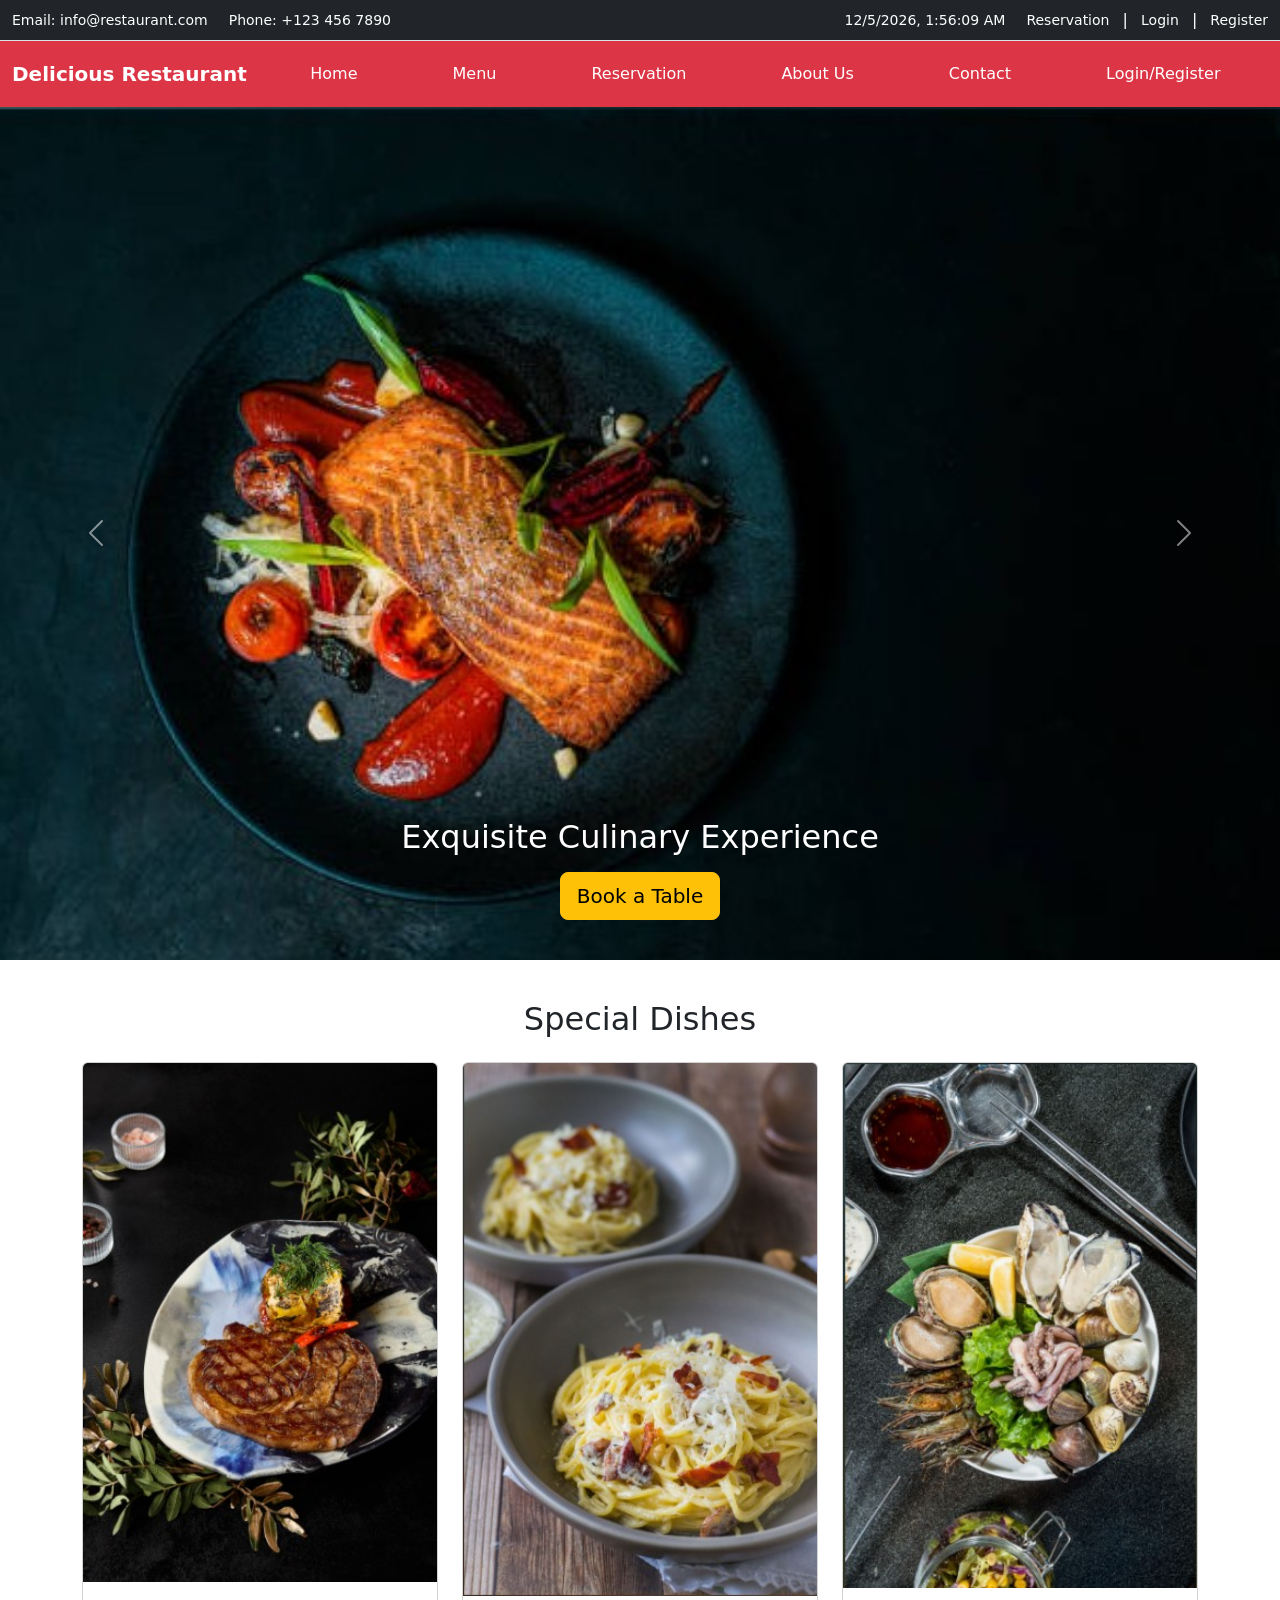
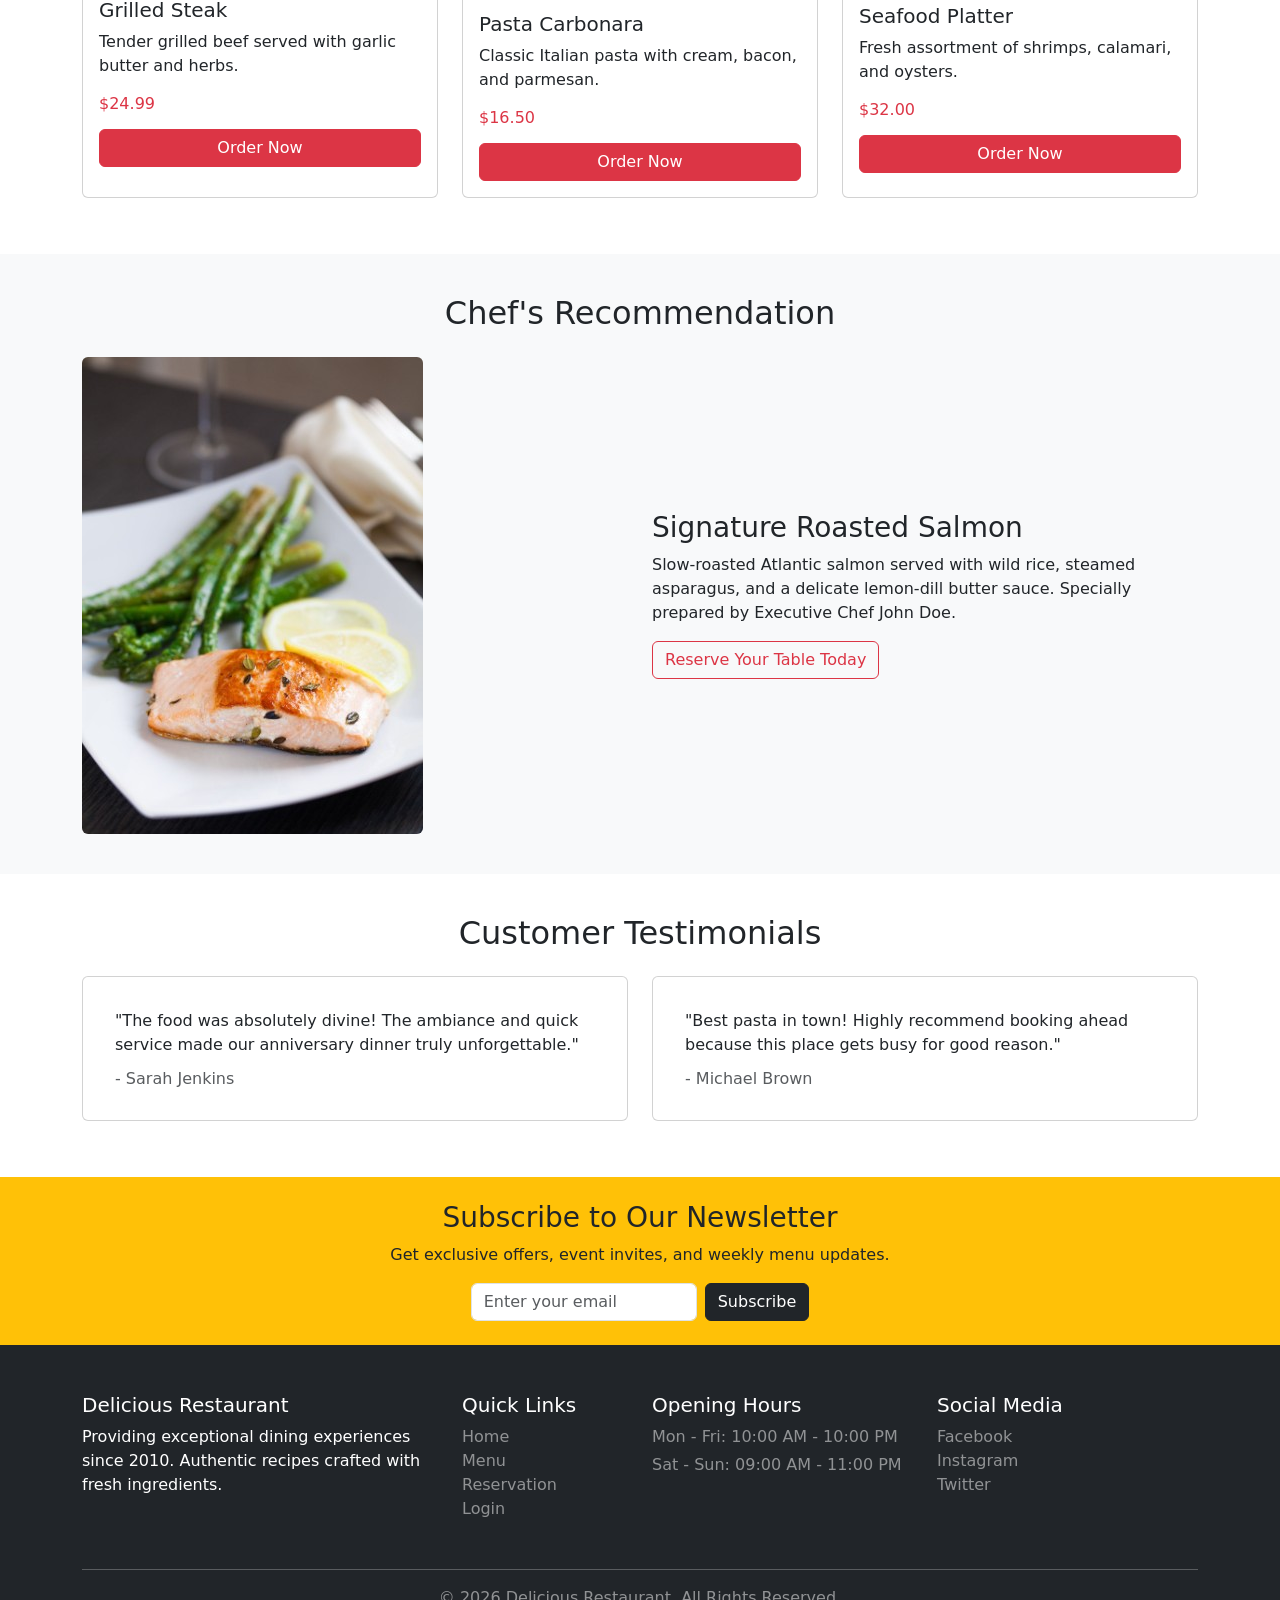
<file: index.html>
<!DOCTYPE html>
<html lang="en">
<head>
    <meta charset="UTF-8">
    <meta name="viewport" content="width=device-width, initial-scale=1.0">
    <title>Restaurant - Home</title>
    <!-- Bootstrap CSS -->
    <link href="https://cdn.jsdelivr.net/npm/bootstrap@5.3.0/dist/css/bootstrap.min.css" rel="stylesheet">
    <!-- Custom CSS -->
    <link rel="stylesheet" href="css/style.css">
</head>
<body>

    <!-- Header Top Section -->
    <div class="bg-dark text-white py-2 border-bottom">
        <div class="container-fluid d-flex justify-content-between align-items-center">
            <div>
                <small class="me-3">Email: info@restaurant.com</small>
                <small>Phone: +123 456 7890</small>
            </div>
            <div>
                <small class="me-3"><span id="current-date-time"></span></small>
                <a href="reservation.html" class="text-white text-decoration-none me-2"><small>Reservation</small></a> |
                <a href="login.html" class="text-white text-decoration-none ms-2 me-2"><small>Login</small></a> |
                <a href="signup.html" class="text-white text-decoration-none ms-2"><small>Register</small></a>
            </div>
        </div>
    </div>

    <!-- Navigation Section -->
    <nav class="navbar navbar-expand-lg navbar-dark bg-danger sticky-top">
        <div class="container-fluid">
            <a class="navbar-brand fw-bold" href="index.html">Delicious Restaurant</a>
            <button class="navbar-toggler" type="button" data-bs-toggle="collapse" data-bs-target="#navbarNav">
                <span class="navbar-toggler-icon"></span>
            </button>
            <div class="collapse navbar-collapse" id="navbarNav">
                <ul class="navbar-nav w-100 justify-content-around">
                    <li class="nav-item"><a class="nav-link text-white active" href="index.html">Home</a></li>
                    <li class="nav-item"><a class="nav-link text-white" href="menu.html">Menu</a></li>
                    <li class="nav-item"><a class="nav-link text-white" href="reservation.html">Reservation</a></li>
                    <li class="nav-item"><a class="nav-link text-white" href="#about">About Us</a></li>
                    <li class="nav-item"><a class="nav-link text-white" href="#contact">Contact</a></li>
                    <li class="nav-item"><a class="nav-link text-white" href="login.html">Login/Register</a></li>
                </ul>
            </div>
        </div>
    </nav>

    <!-- Banner Section Carousel -->
    <div id="heroCarousel" class="carousel slide" data-bs-ride="carousel">
        <div class="carousel-inner">
            <div class="carousel-item active">
                <img src="images/hero-slide-1.jpg" class="d-block w-100" alt="Slide 1">
                <div class="carousel-caption d-none d-md-block">
                    <h2>Exquisite Culinary Experience</h2>
                    <a href="reservation.html" class="btn btn-warning btn-lg mt-2">Book a Table</a>
                </div>
            </div>
            <div class="carousel-item">
                <img src="images/hero-slide-2.jpg" class="d-block w-100" alt="Slide 2">
                <div class="carousel-caption d-none d-md-block">
                    <h2>Fresh & Organic Ingredients</h2>
                    <a href="menu.html" class="btn btn-warning btn-lg mt-2">Explore Menu</a>
                </div>
            </div>
        </div>
        <button class="carousel-control-prev" type="button" data-bs-target="#heroCarousel" data-bs-slide="prev">
            <span class="carousel-control-prev-icon"></span>
        </button>
        <button class="carousel-control-next" type="button" data-bs-target="#heroCarousel" data-bs-slide="next">
            <span class="carousel-control-next-icon"></span>
        </button>
    </div>

    <!-- Special Dishes Section -->
    <section class="container">
        <h2 class="text-center mb-4">Special Dishes</h2>
        <div class="row">
            <div class="col-md-4 mb-3">
                <div class="card h-100">
                    <img src="images/steak.jpg" class="card-img-top" alt="Dish">
                    <div class="card-body">
                        <h5 class="card-title">Grilled Steak</h5>
                        <p class="card-text">Tender grilled beef served with garlic butter and herbs.</p>
                        <h6 class="text-danger">$24.99</h6>
                        <a href="dish-detail.html" class="btn btn-danger w-100 mt-2">Order Now</a>
                    </div>
                </div>
            </div>
            <div class="col-md-4 mb-3">
                <div class="card h-100">
                    <img src="images/pasta.jpg" class="card-img-top" alt="Dish">
                    <div class="card-body">
                        <h5 class="card-title">Pasta Carbonara</h5>
                        <p class="card-text">Classic Italian pasta with cream, bacon, and parmesan.</p>
                        <h6 class="text-danger">$16.50</h6>
                        <a href="dish-detail.html" class="btn btn-danger w-100 mt-2">Order Now</a>
                    </div>
                </div>
            </div>
            <div class="col-md-4 mb-3">
                <div class="card h-100">
                    <img src="images/seafood.jpg" class="card-img-top" alt="Dish">
                    <div class="card-body">
                        <h5 class="card-title">Seafood Platter</h5>
                        <p class="card-text">Fresh assortment of shrimps, calamari, and oysters.</p>
                        <h6 class="text-danger">$32.00</h6>
                        <a href="dish-detail.html" class="btn btn-danger w-100 mt-2">Order Now</a>
                    </div>
                </div>
            </div>
        </div>
    </section>

    <!-- Chef's Recommendation Section -->
    <section class="bg-light">
        <div class="container">
            <h2 class="text-center mb-4">Chef's Recommendation</h2>
            <div class="row align-items-center">
                <div class="col-md-6">
                    <img src="images/chef-special.jpg" class="img-fluid rounded" alt="Chef Special">
                </div>
                <div class="col-md-6">
                    <h3>Signature Roasted Salmon</h3>
                    <p>Slow-roasted Atlantic salmon served with wild rice, steamed asparagus, and a delicate lemon-dill butter sauce. Specially prepared by Executive Chef John Doe.</p>
                    <a href="reservation.html" class="btn btn-outline-danger">Reserve Your Table Today</a>
                </div>
            </div>
        </div>
    </section>

    <!-- Customer Testimonials Section -->
    <section class="container">
        <h2 class="text-center mb-4">Customer Testimonials</h2>
        <div class="row">
            <div class="col-md-6 mb-3">
                <div class="card p-3">
                    <div class="card-body">
                        <p class="card-text">"The food was absolutely divine! The ambiance and quick service made our anniversary dinner truly unforgettable."</p>
                        <h6 class="card-subtitle text-muted">- Sarah Jenkins</h6>
                    </div>
                </div>
            </div>
            <div class="col-md-6 mb-3">
                <div class="card p-3">
                    <div class="card-body">
                        <p class="card-text">"Best pasta in town! Highly recommend booking ahead because this place gets busy for good reason."</p>
                        <h6 class="card-subtitle text-muted">- Michael Brown</h6>
                    </div>
                </div>
            </div>
        </div>
    </section>

    <!-- Newsletter Subscription Section -->
    <section class="bg-warning text-dark py-4">
        <div class="container text-center">
            <h3>Subscribe to Our Newsletter</h3>
            <p>Get exclusive offers, event invites, and weekly menu updates.</p>
            <form class="row g-2 justify-content-center">
                <div class="col-auto">
                    <input type="email" class="form-control" placeholder="Enter your email" required>
                </div>
                <div class="col-auto">
                    <button type="submit" class="btn btn-dark">Subscribe</button>
                </div>
            </form>
        </div>
    </section>

    <!-- Big Footer Section -->
    <footer class="bg-dark text-white pt-5 pb-3" id="contact">
        <div class="container">
            <div class="row">
                <div class="col-md-4 mb-3" id="about">
                    <h5>Delicious Restaurant</h5>
                    <p>Providing exceptional dining experiences since 2010. Authentic recipes crafted with fresh ingredients.</p>
                </div>
                <div class="col-md-2 mb-3">
                    <h5>Quick Links</h5>
                    <ul class="list-unstyled">
                        <li><a href="index.html" class="text-white-50 text-decoration-none">Home</a></li>
                        <li><a href="menu.html" class="text-white-50 text-decoration-none">Menu</a></li>
                        <li><a href="reservation.html" class="text-white-50 text-decoration-none">Reservation</a></li>
                        <li><a href="login.html" class="text-white-50 text-decoration-none">Login</a></li>
                    </ul>
                </div>
                <div class="col-md-3 mb-3">
                    <h5>Opening Hours</h5>
                    <p class="text-white-50 mb-1">Mon - Fri: 10:00 AM - 10:00 PM</p>
                    <p class="text-white-50">Sat - Sun: 09:00 AM - 11:00 PM</p>
                </div>
                <div class="col-md-3 mb-3">
                    <h5>Social Media</h5>
                    <a href="#" class="text-white-50 text-decoration-none d-block">Facebook</a>
                    <a href="#" class="text-white-50 text-decoration-none d-block">Instagram</a>
                    <a href="#" class="text-white-50 text-decoration-none d-block">Twitter</a>
                </div>
            </div>
            <hr class="bg-secondary">
            <p class="text-center text-white-50 mb-0">&copy; 2026 Delicious Restaurant. All Rights Reserved.</p>
        </div>
    </footer>

    <!-- jQuery & Bootstrap JS Bundle -->
    <script src="https://code.jquery.com/jquery-3.6.0.min.js"></script>
    <script src="https://cdn.jsdelivr.net/npm/bootstrap@5.3.0/dist/js/bootstrap.bundle.min.js"></script>
    <script src="js/main.js"></script>
</body>
</html>
</file>
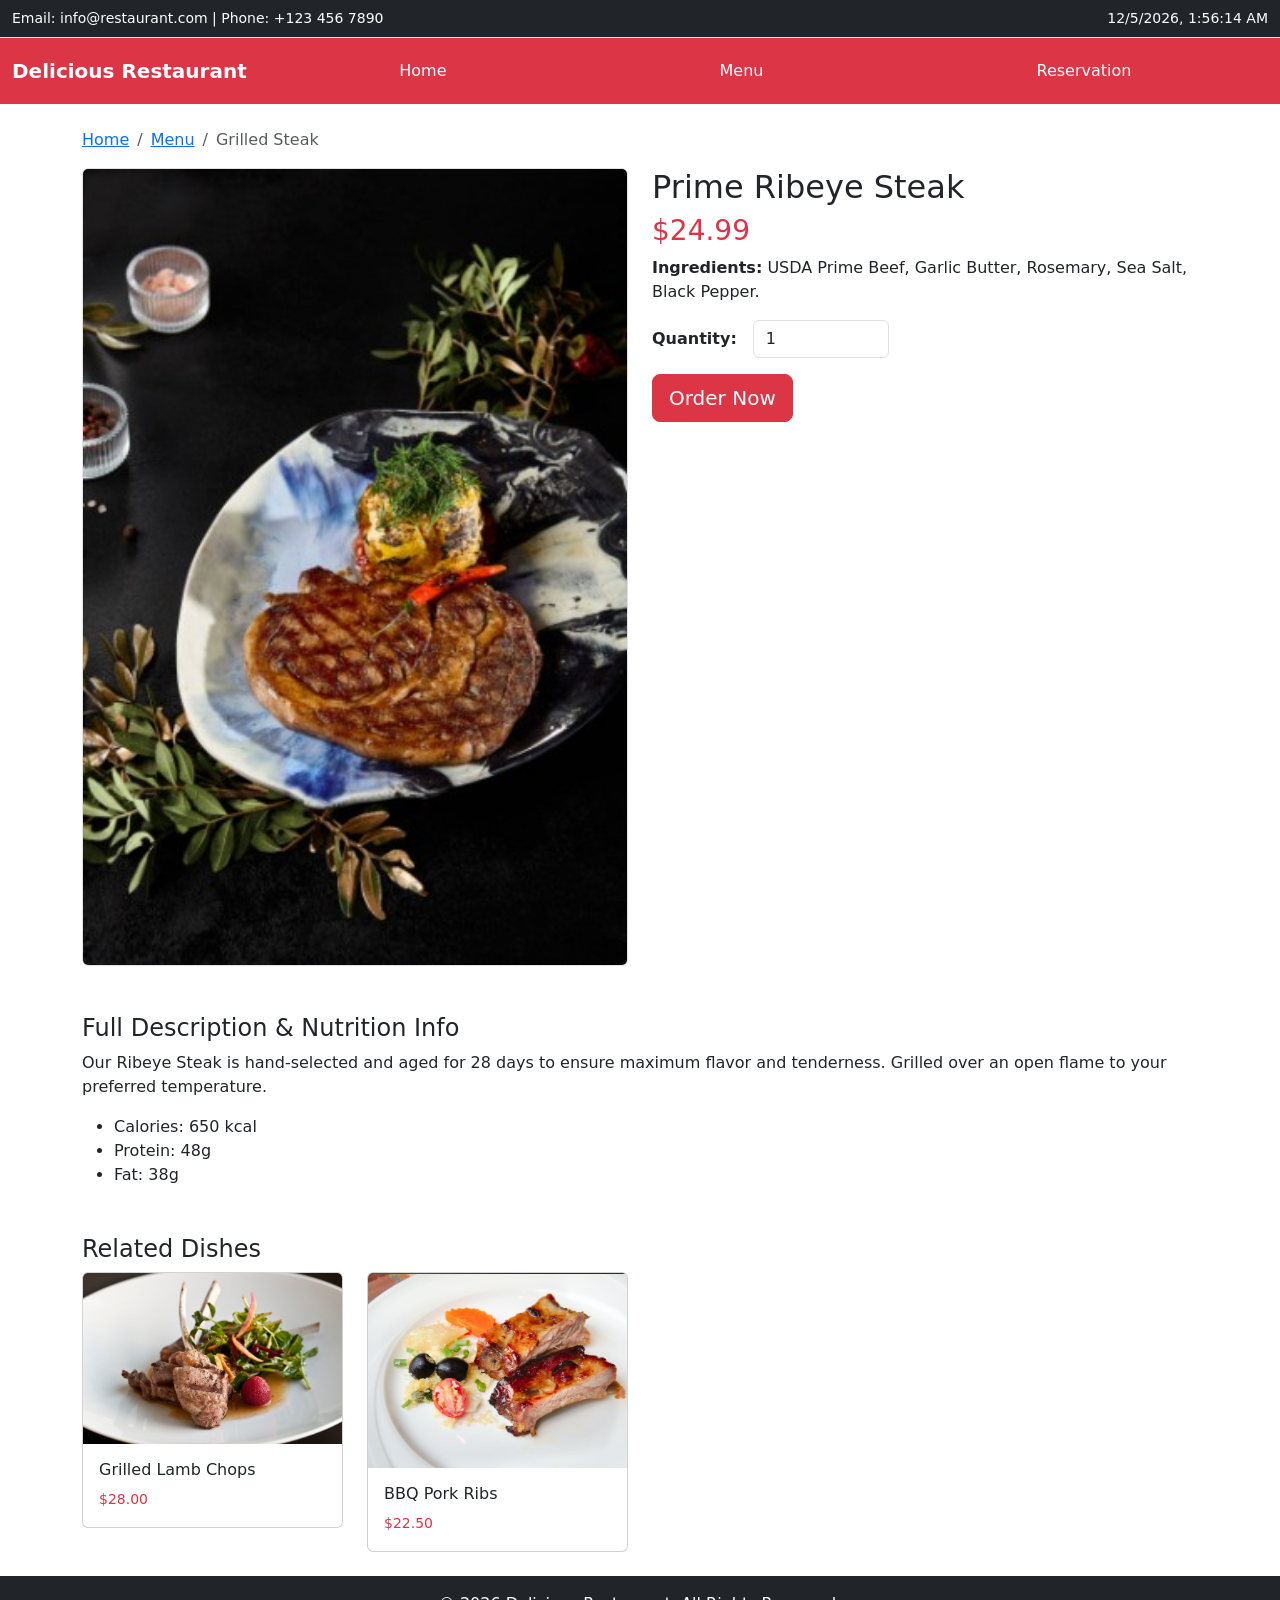
<file: dish-detail.html>
<!DOCTYPE html>
<html lang="en">
<head>
    <meta charset="UTF-8">
    <meta name="viewport" content="width=device-width, initial-scale=1.0">
    <title>Restaurant - Dish Detail</title>
    <link href="https://cdn.jsdelivr.net/npm/bootstrap@5.3.0/dist/css/bootstrap.min.css" rel="stylesheet">
    <link rel="stylesheet" href="css/style.css">
</head>
<body>
    <div class="bg-dark text-white py-2 border-bottom">
        <div class="container-fluid d-flex justify-content-between">
            <small>Email: info@restaurant.com | Phone: +123 456 7890</small>
            <small><span id="current-date-time"></span></small>
        </div>
    </div>
    <nav class="navbar navbar-expand-lg navbar-dark bg-danger sticky-top">
        <div class="container-fluid">
            <a class="navbar-brand fw-bold" href="index.html">Delicious Restaurant</a>
            <div class="collapse navbar-collapse" id="navbarNav">
                <ul class="navbar-nav w-100 justify-content-around">
                    <li class="nav-item"><a class="nav-link text-white" href="index.html">Home</a></li>
                    <li class="nav-item"><a class="nav-link text-white" href="menu.html">Menu</a></li>
                    <li class="nav-item"><a class="nav-link text-white" href="reservation.html">Reservation</a></li>
                </ul>
            </div>
        </div>
    </nav>

    <div class="container my-4">
        <!-- Breadcrumb Section -->
        <nav aria-label="breadcrumb">
            <ol class="breadcrumb">
                <li class="breadcrumb-item"><a href="index.html">Home</a></li>
                <li class="breadcrumb-item"><a href="menu.html">Menu</a></li>
                <li class="breadcrumb-item active" aria-current="page">Grilled Steak</li>
            </ol>
        </nav>

        <div class="row">
            <!-- Left Panel: Dish Image Zoom Section -->
            <div class="col-md-6">
                <div class="zoom-container border rounded">
                    <img src="images/steak.jpg" id="zoom-img" class="img-fluid" alt="Zoom Dish">
                </div>
            </div>

            <!-- Right Panel: Dish Information -->
            <div class="col-md-6">
                <h2>Prime Ribeye Steak</h2>
                <h3 class="text-danger">$24.99</h3>
                <p><strong>Ingredients:</strong> USDA Prime Beef, Garlic Butter, Rosemary, Sea Salt, Black Pepper.</p>
                <div class="mb-3 d-flex align-items-center">
                    <label class="me-3"><strong>Quantity:</strong></label>
                    <input type="number" class="form-control w-25" value="1" min="1">
                </div>
                <button class="btn btn-danger btn-lg">Order Now</button>
            </div>
        </div>

        <!-- Dish Detail Section -->
        <div class="mt-5">
            <h4>Full Description & Nutrition Info</h4>
            <p>Our Ribeye Steak is hand-selected and aged for 28 days to ensure maximum flavor and tenderness. Grilled over an open flame to your preferred temperature.</p>
            <ul>
                <li>Calories: 650 kcal</li>
                <li>Protein: 48g</li>
                <li>Fat: 38g</li>
            </ul>
        </div>

        <!-- Related Dishes Section -->
        <div class="mt-5">
            <h4>Related Dishes</h4>
            <div class="row">
                <div class="col-md-3">
                    <div class="card">
                        <img src="images/lamb.jpg" class="card-img-top" alt="Related">
                        <div class="card-body">
                            <h6>Grilled Lamb Chops</h6>
                            <small class="text-danger">$28.00</small>
                        </div>
                    </div>
                </div>
                <div class="col-md-3">
                    <div class="card">
                        <img src="images/ribs.jpg" class="card-img-top" alt="Related">
                        <div class="card-body">
                            <h6>BBQ Pork Ribs</h6>
                            <small class="text-danger">$22.50</small>
                        </div>
                    </div>
                </div>
            </div>
        </div>
    </div>

    <footer class="bg-dark text-white text-center py-3">
        <p class="mb-0">&copy; 2026 Delicious Restaurant. All Rights Reserved.</p>
    </footer>

    <script src="https://code.jquery.com/jquery-3.6.0.min.js"></script>
    <script src="https://cdn.jsdelivr.net/npm/bootstrap@5.3.0/dist/js/bootstrap.bundle.min.js"></script>
    <script src="js/main.js"></script>
</body>
</html>
</file>
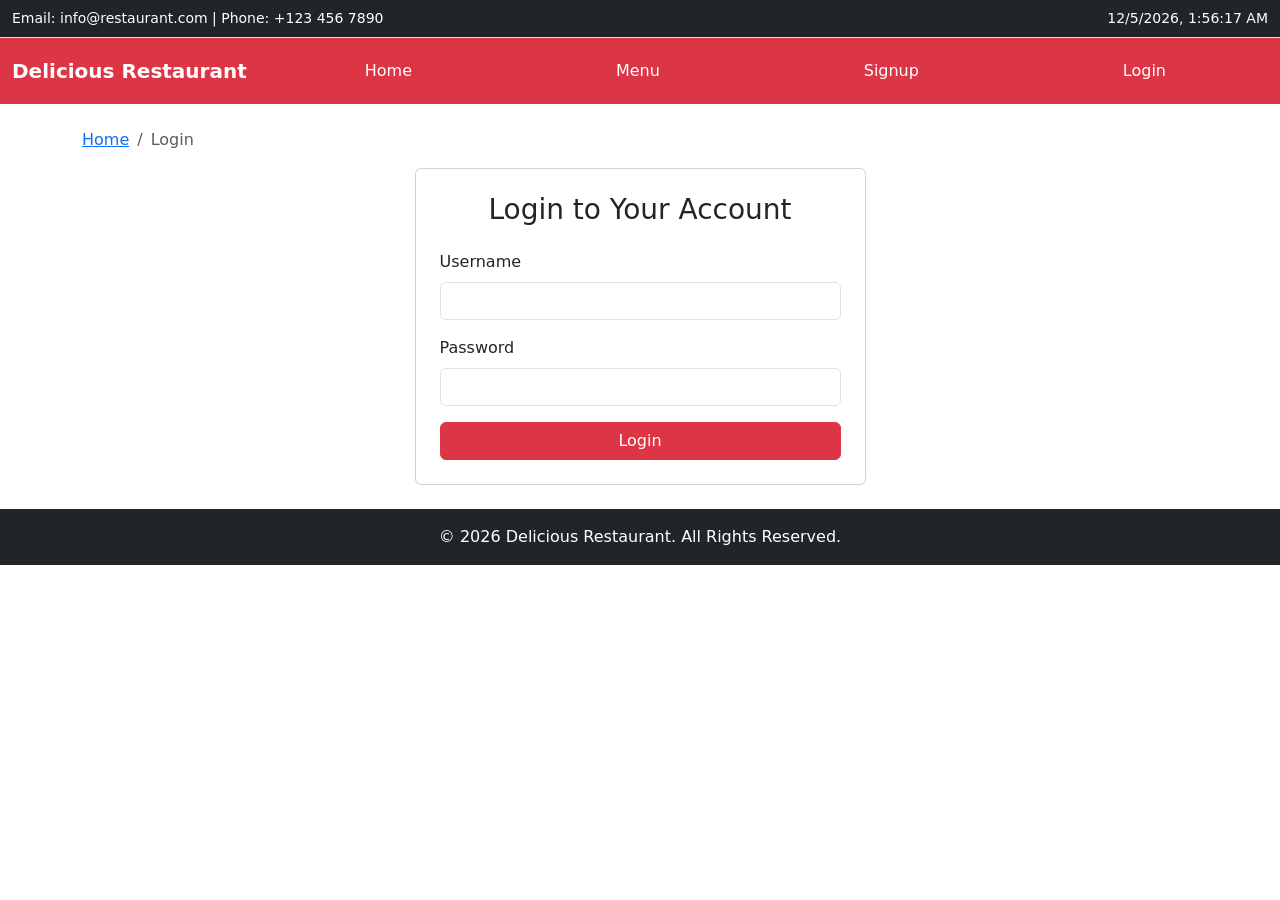
<file: login.html>
<!DOCTYPE html>
<html lang="en">
<head>
    <meta charset="UTF-8">
    <meta name="viewport" content="width=device-width, initial-scale=1.0">
    <title>Restaurant - Login</title>
    <link href="https://cdn.jsdelivr.net/npm/bootstrap@5.3.0/dist/css/bootstrap.min.css" rel="stylesheet">
    <link rel="stylesheet" href="css/style.css">
</head>
<body>
    <div class="bg-dark text-white py-2 border-bottom">
        <div class="container-fluid d-flex justify-content-between">
            <small>Email: info@restaurant.com | Phone: +123 456 7890</small>
            <small><span id="current-date-time"></span></small>
        </div>
    </div>
    <nav class="navbar navbar-expand-lg navbar-dark bg-danger sticky-top">
        <div class="container-fluid">
            <a class="navbar-brand fw-bold" href="index.html">Delicious Restaurant</a>
            <div class="collapse navbar-collapse" id="navbarNav">
                <ul class="navbar-nav w-100 justify-content-around">
                    <li class="nav-item"><a class="nav-link text-white" href="index.html">Home</a></li>
                    <li class="nav-item"><a class="nav-link text-white" href="menu.html">Menu</a></li>
                    <li class="nav-item"><a class="nav-link text-white" href="signup.html">Signup</a></li>
                    <li class="nav-item"><a class="nav-link text-white active" href="login.html">Login</a></li>
                </ul>
            </div>
        </div>
    </nav>

    <div class="container my-4">
        <!-- Breadcrumb Section -->
        <nav aria-label="breadcrumb">
            <ol class="breadcrumb">
                <li class="breadcrumb-item"><a href="index.html">Home</a></li>
                <li class="breadcrumb-item active" aria-current="page">Login</li>
            </ol>
        </nav>

        <!-- Login Form Section -->
        <div class="row justify-content-center">
            <div class="col-md-5">
                <div class="card p-4">
                    <h3 class="mb-4 text-center">Login to Your Account</h3>
                    <form onsubmit="return handleLoginSubmit(event)">
                        <div class="mb-3">
                            <label class="form-label">Username</label>
                            <input type="text" class="form-control" required>
                        </div>
                        <div class="mb-3">
                            <label class="form-label">Password</label>
                            <input type="password" class="form-control" required>
                        </div>
                        <button type="submit" class="btn btn-danger w-100">Login</button>
                    </form>
                </div>
            </div>
        </div>
    </div>

    <footer class="bg-dark text-white text-center py-3">
        <p class="mb-0">&copy; 2026 Delicious Restaurant. All Rights Reserved.</p>
    </footer>

    <script src="https://code.jquery.com/jquery-3.6.0.min.js"></script>
    <script src="https://cdn.jsdelivr.net/npm/bootstrap@5.3.0/dist/js/bootstrap.bundle.min.js"></script>
    <script src="js/main.js"></script>
</body>
</html>
</file>
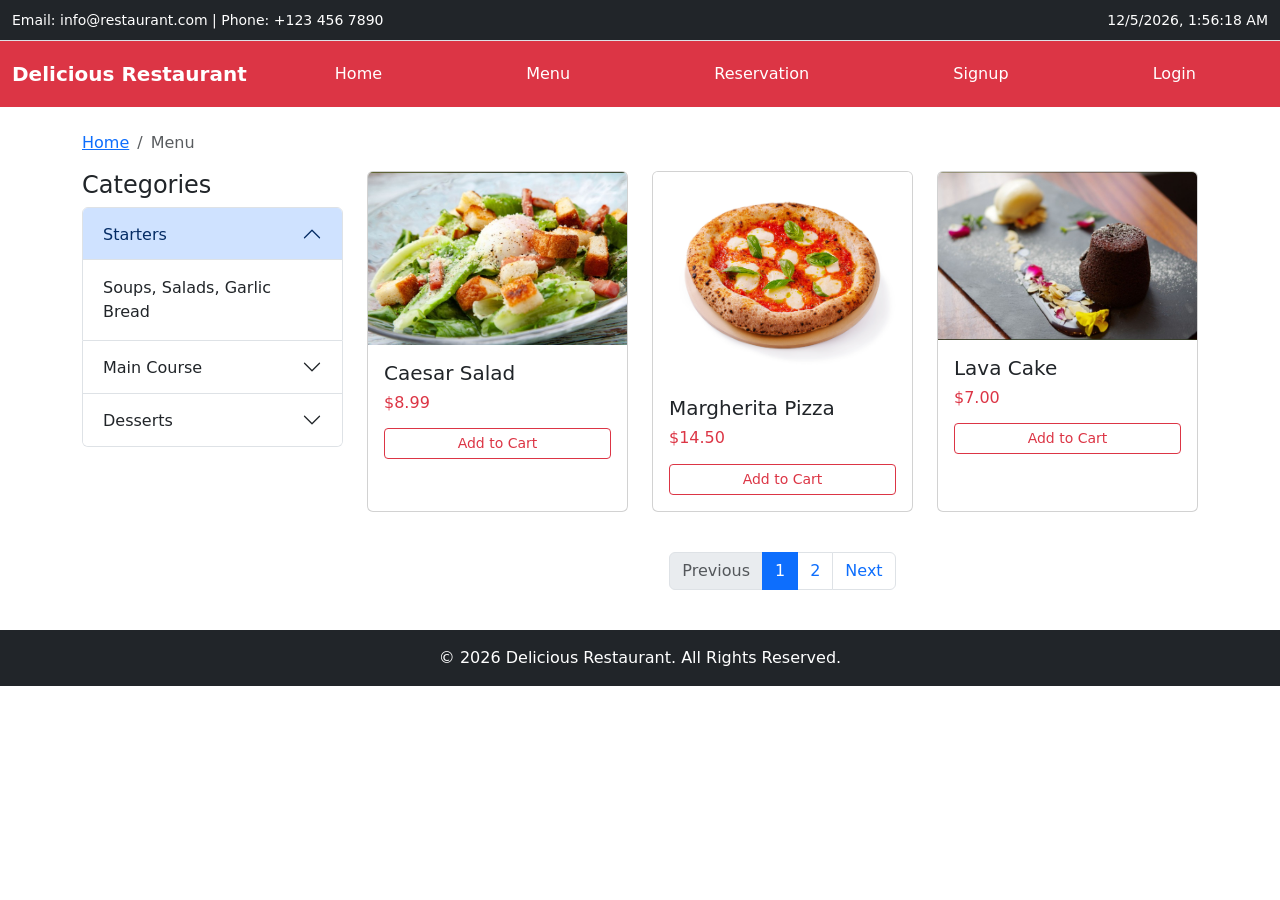
<file: menu.html>
<!DOCTYPE html>
<html lang="en">
<head>
    <meta charset="UTF-8">
    <meta name="viewport" content="width=device-width, initial-scale=1.0">
    <title>Restaurant - Menu</title>
    <link href="https://cdn.jsdelivr.net/npm/bootstrap@5.3.0/dist/css/bootstrap.min.css" rel="stylesheet">
    <link rel="stylesheet" href="css/style.css">
</head>
<body>
    <!-- Top Header & Navigation -->
    <div class="bg-dark text-white py-2 border-bottom">
        <div class="container-fluid d-flex justify-content-between align-items-center">
            <div><small>Email: info@restaurant.com | Phone: +123 456 7890</small></div>
            <div><small><span id="current-date-time"></span></small></div>
        </div>
    </div>
    <nav class="navbar navbar-expand-lg navbar-dark bg-danger sticky-top">
        <div class="container-fluid">
            <a class="navbar-brand fw-bold" href="index.html">Delicious Restaurant</a>
            <div class="collapse navbar-collapse" id="navbarNav">
                <ul class="navbar-nav w-100 justify-content-around">
                    <li class="nav-item"><a class="nav-link text-white" href="index.html">Home</a></li>
                    <li class="nav-item"><a class="nav-link text-white active" href="menu.html">Menu</a></li>
                    <li class="nav-item"><a class="nav-link text-white" href="reservation.html">Reservation</a></li>
                    <li class="nav-item"><a class="nav-link text-white" href="signup.html">Signup</a></li>
                    <li class="nav-item"><a class="nav-link text-white" href="login.html">Login</a></li>
                </ul>
            </div>
        </div>
    </nav>

    <div class="container my-4">
        <!-- Breadcrumb Section -->
        <nav aria-label="breadcrumb">
            <ol class="breadcrumb">
                <li class="breadcrumb-item"><a href="index.html">Home</a></li>
                <li class="breadcrumb-item active" aria-current="page">Menu</li>
            </ol>
        </nav>

        <div class="row">
            <!-- Left Panel: Food Categories Section (Accordion) -->
            <div class="col-md-3 mb-4">
                <h4>Categories</h4>
                <div class="accordion" id="categoryAccordion">
                    <div class="accordion-item">
                        <h2 class="accordion-header">
                            <button class="accordion-button" type="button" data-bs-toggle="collapse" data-bs-target="#starters">Starters</button>
                        </h2>
                        <div id="starters" class="accordion-collapse collapse show" data-bs-parent="#categoryAccordion">
                            <div class="accordion-body">Soups, Salads, Garlic Bread</div>
                        </div>
                    </div>
                    <div class="accordion-item">
                        <h2 class="accordion-header">
                            <button class="accordion-button collapsed" type="button" data-bs-toggle="collapse" data-bs-target="#mainCourse">Main Course</button>
                        </h2>
                        <div id="mainCourse" class="accordion-collapse collapse" data-bs-parent="#categoryAccordion">
                            <div class="accordion-body">Steaks, Pasta, Seafood</div>
                        </div>
                    </div>
                    <div class="accordion-item">
                        <h2 class="accordion-header">
                            <button class="accordion-button collapsed" type="button" data-bs-toggle="collapse" data-bs-target="#desserts">Desserts</button>
                        </h2>
                        <div id="desserts" class="accordion-collapse collapse" data-bs-parent="#categoryAccordion">
                            <div class="accordion-body">Cakes, Ice Creams, Pies</div>
                        </div>
                    </div>
                </div>
            </div>

            <!-- Right Panel: Menu Items Section -->
            <div class="col-md-9">
                <div class="row">
                    <div class="col-md-4 mb-3">
                        <div class="card h-100">
                            <img src="images/salad.jpg" class="card-img-top" alt="Item">
                            <div class="card-body">
                                <h5 class="card-title">Caesar Salad</h5>
                                <h6 class="text-danger">$8.99</h6>
                                <a href="dish-detail.html" class="btn btn-outline-danger btn-sm w-100 mt-2">Add to Cart</a>
                            </div>
                        </div>
                    </div>
                    <div class="col-md-4 mb-3">
                        <div class="card h-100">
                            <img src="images/pizza.jpg" class="card-img-top" alt="Item">
                            <div class="card-body">
                                <h5 class="card-title">Margherita Pizza</h5>
                                <h6 class="text-danger">$14.50</h6>
                                <a href="dish-detail.html" class="btn btn-outline-danger btn-sm w-100 mt-2">Add to Cart</a>
                            </div>
                        </div>
                    </div>
                    <div class="col-md-4 mb-3">
                        <div class="card h-100">
                            <img src="images/cake.jpg" class="card-img-top" alt="Item">
                            <div class="card-body">
                                <h5 class="card-title">Lava Cake</h5>
                                <h6 class="text-danger">$7.00</h6>
                                <a href="dish-detail.html" class="btn btn-outline-danger btn-sm w-100 mt-2">Add to Cart</a>
                            </div>
                        </div>
                    </div>
                </div>

                <!-- Pagination -->
                <nav class="mt-4">
                    <ul class="pagination justify-content-center">
                        <li class="page-item disabled"><a class="page-link" href="#">Previous</a></li>
                        <li class="page-item active"><a class="page-link" href="#">1</a></li>
                        <li class="page-item"><a class="page-link" href="#">2</a></li>
                        <li class="page-item"><a class="page-link" href="#">Next</a></li>
                    </ul>
                </nav>
            </div>
        </div>
    </div>

    <footer class="bg-dark text-white text-center py-3">
        <p class="mb-0">&copy; 2026 Delicious Restaurant. All Rights Reserved.</p>
    </footer>

    <script src="https://code.jquery.com/jquery-3.6.0.min.js"></script>
    <script src="https://cdn.jsdelivr.net/npm/bootstrap@5.3.0/dist/js/bootstrap.bundle.min.js"></script>
    <script src="js/main.js"></script>
</body>
</html>
</file>
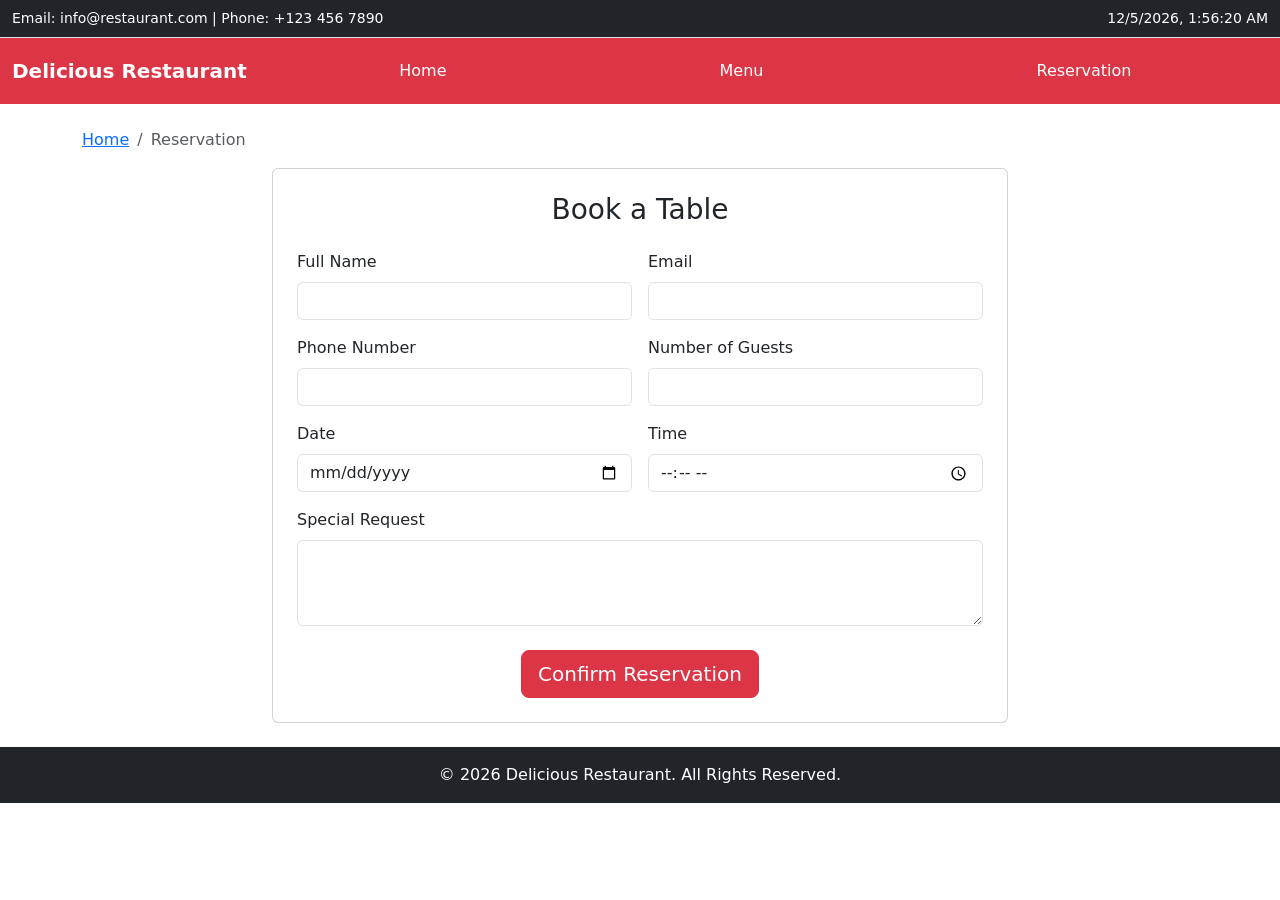
<file: reservation.html>
<!DOCTYPE html>
<html lang="en">
<head>
    <meta charset="UTF-8">
    <meta name="viewport" content="width=device-width, initial-scale=1.0">
    <title>Restaurant - Reservation</title>
    <link href="https://cdn.jsdelivr.net/npm/bootstrap@5.3.0/dist/css/bootstrap.min.css" rel="stylesheet">
    <link rel="stylesheet" href="css/style.css">
</head>
<body>
    <div class="bg-dark text-white py-2 border-bottom">
        <div class="container-fluid d-flex justify-content-between">
            <small>Email: info@restaurant.com | Phone: +123 456 7890</small>
            <small><span id="current-date-time"></span></small>
        </div>
    </div>
    <nav class="navbar navbar-expand-lg navbar-dark bg-danger sticky-top">
        <div class="container-fluid">
            <a class="navbar-brand fw-bold" href="index.html">Delicious Restaurant</a>
            <div class="collapse navbar-collapse" id="navbarNav">
                <ul class="navbar-nav w-100 justify-content-around">
                    <li class="nav-item"><a class="nav-link text-white" href="index.html">Home</a></li>
                    <li class="nav-item"><a class="nav-link text-white" href="menu.html">Menu</a></li>
                    <li class="nav-item"><a class="nav-link text-white active" href="reservation.html">Reservation</a></li>
                </ul>
            </div>
        </div>
    </nav>

    <div class="container my-4">
        <!-- Breadcrumb Section -->
        <nav aria-label="breadcrumb">
            <ol class="breadcrumb">
                <li class="breadcrumb-item"><a href="index.html">Home</a></li>
                <li class="breadcrumb-item active" aria-current="page">Reservation</li>
            </ol>
        </nav>

        <!-- Reservation Form Section -->
        <div class="row justify-content-center">
            <div class="col-md-8">
                <div class="card p-4">
                    <h3 class="mb-4 text-center">Book a Table</h3>
                    <form onsubmit="return handleReservationSubmit(event)">
                        <div class="row g-3">
                            <div class="col-md-6">
                                <label class="form-label">Full Name</label>
                                <input type="text" class="form-control" required>
                            </div>
                            <div class="col-md-6">
                                <label class="form-label">Email</label>
                                <input type="email" class="form-control" required>
                            </div>
                            <div class="col-md-6">
                                <label class="form-label">Phone Number</label>
                                <input type="tel" class="form-control" required>
                            </div>
                            <div class="col-md-6">
                                <label class="form-label">Number of Guests</label>
                                <input type="number" class="form-control" min="1" required>
                            </div>
                            <div class="col-md-6">
                                <label class="form-label">Date</label>
                                <input type="date" class="form-control" required>
                            </div>
                            <div class="col-md-6">
                                <label class="form-label">Time</label>
                                <input type="time" class="form-control" required>
                            </div>
                            <div class="col-12">
                                <label class="form-label">Special Request</label>
                                <textarea class="form-control" rows="3"></textarea>
                            </div>
                            <div class="col-12 text-center">
                                <button type="submit" class="btn btn-danger btn-lg mt-2">Confirm Reservation</button>
                            </div>
                        </div>
                    </form>
                </div>
            </div>
        </div>
    </div>

    <footer class="bg-dark text-white text-center py-3">
        <p class="mb-0">&copy; 2026 Delicious Restaurant. All Rights Reserved.</p>
    </footer>

    <script src="https://code.jquery.com/jquery-3.6.0.min.js"></script>
    <script src="https://cdn.jsdelivr.net/npm/bootstrap@5.3.0/dist/js/bootstrap.bundle.min.js"></script>
    <script src="js/main.js"></script>
</body>
</html>
</file>
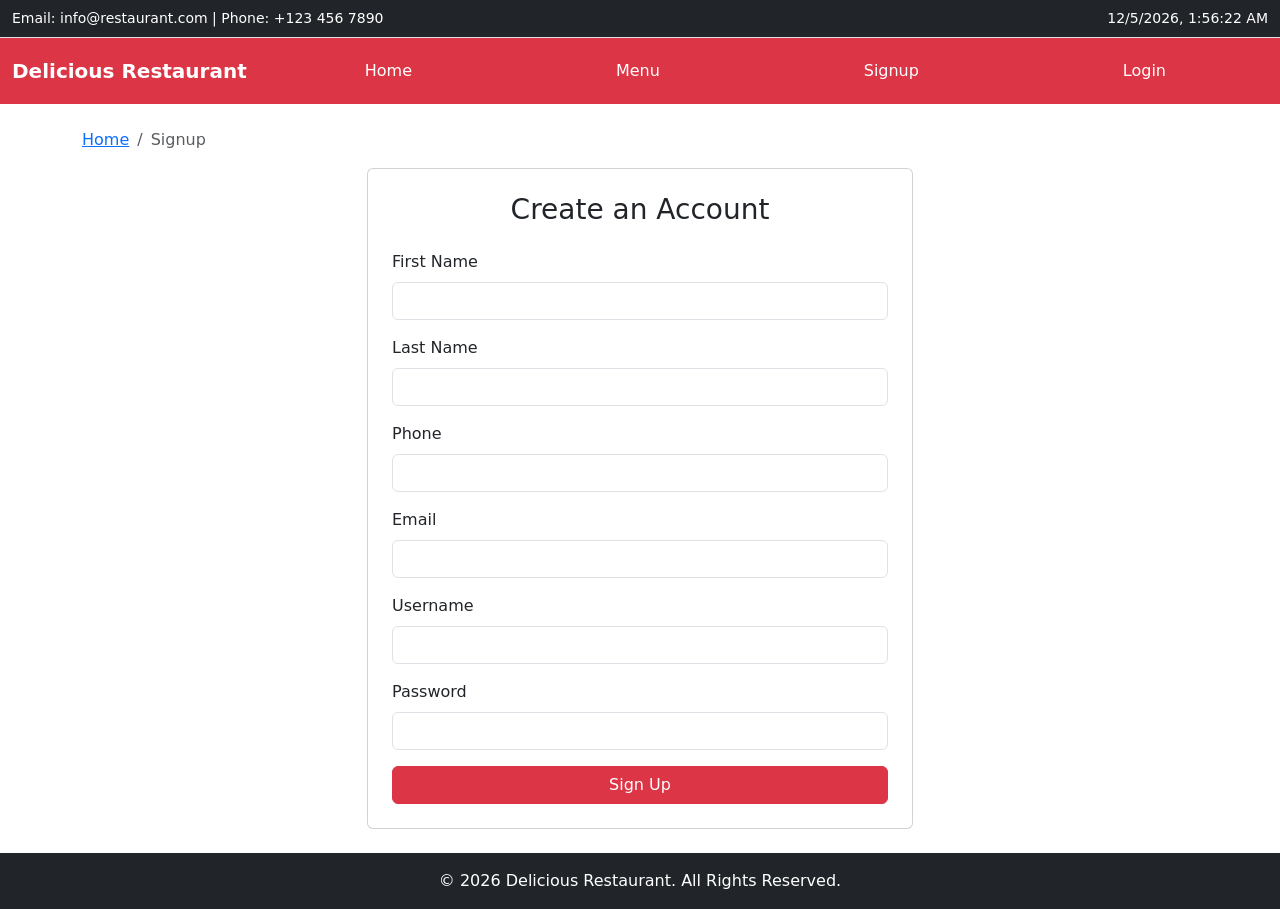
<file: signup.html>
<!DOCTYPE html>
<html lang="en">
<head>
    <meta charset="UTF-8">
    <meta name="viewport" content="width=device-width, initial-scale=1.0">
    <title>Restaurant - Signup</title>
    <link href="https://cdn.jsdelivr.net/npm/bootstrap@5.3.0/dist/css/bootstrap.min.css" rel="stylesheet">
    <link rel="stylesheet" href="css/style.css">
</head>
<body>
    <div class="bg-dark text-white py-2 border-bottom">
        <div class="container-fluid d-flex justify-content-between">
            <small>Email: info@restaurant.com | Phone: +123 456 7890</small>
            <small><span id="current-date-time"></span></small>
        </div>
    </div>
    <nav class="navbar navbar-expand-lg navbar-dark bg-danger sticky-top">
        <div class="container-fluid">
            <a class="navbar-brand fw-bold" href="index.html">Delicious Restaurant</a>
            <div class="collapse navbar-collapse" id="navbarNav">
                <ul class="navbar-nav w-100 justify-content-around">
                    <li class="nav-item"><a class="nav-link text-white" href="index.html">Home</a></li>
                    <li class="nav-item"><a class="nav-link text-white" href="menu.html">Menu</a></li>
                    <li class="nav-item"><a class="nav-link text-white active" href="signup.html">Signup</a></li>
                    <li class="nav-item"><a class="nav-link text-white" href="login.html">Login</a></li>
                </ul>
            </div>
        </div>
    </nav>

    <div class="container my-4">
        <!-- Breadcrumb Section -->
        <nav aria-label="breadcrumb">
            <ol class="breadcrumb">
                <li class="breadcrumb-item"><a href="index.html">Home</a></li>
                <li class="breadcrumb-item active" aria-current="page">Signup</li>
            </ol>
        </nav>

        <!-- Signup Form Section -->
        <div class="row justify-content-center">
            <div class="col-md-6">
                <div class="card p-4">
                    <h3 class="mb-4 text-center">Create an Account</h3>
                    <form>
                        <div class="mb-3">
                            <label class="form-label">First Name</label>
                            <input type="text" class="form-control" required>
                        </div>
                        <div class="mb-3">
                            <label class="form-label">Last Name</label>
                            <input type="text" class="form-control" required>
                        </div>
                        <div class="mb-3">
                            <label class="form-label">Phone</label>
                            <input type="tel" class="form-control" required>
                        </div>
                        <div class="mb-3">
                            <label class="form-label">Email</label>
                            <input type="email" class="form-control" required>
                        </div>
                        <div class="mb-3">
                            <label class="form-label">Username</label>
                            <input type="text" class="form-control" required>
                        </div>
                        <div class="mb-3">
                            <label class="form-label">Password</label>
                            <input type="password" class="form-control" required>
                        </div>
                        <button type="submit" class="btn btn-danger w-100">Sign Up</button>
                    </form>
                </div>
            </div>
        </div>
    </div>

    <footer class="bg-dark text-white text-center py-3">
        <p class="mb-0">&copy; 2026 Delicious Restaurant. All Rights Reserved.</p>
    </footer>

    <script src="https://code.jquery.com/jquery-3.6.0.min.js"></script>
    <script src="https://cdn.jsdelivr.net/npm/bootstrap@5.3.0/dist/js/bootstrap.bundle.min.js"></script>
    <script src="js/main.js"></script>
</body>
</html>
</file>
<file: css/style.css>
/* Full container wide navigation menu with hover effect */
.navbar-nav .nav-link {
    padding: 0.8rem 1rem;
    transition: background-color 0.3s ease, color 0.3s ease;
}

.navbar-nav .nav-link:hover {
    background-color: #ffc107;
    color: #000 !important;
    border-radius: 4px;
}

/* Image Zoom Effect using pure CSS & jQuery trigger */
.zoom-container {
    overflow: hidden;
    position: relative;
    cursor: zoom-in;
}

.zoom-container img {
    transition: transform 0.4s ease;
    width: 100%;
}

.zoom-container:hover img,
.zoom-container.zoomed img {
    transform: scale(1.5);
}

/* Common Section Padding */
section {
    padding: 40px 0;
}
</file>
